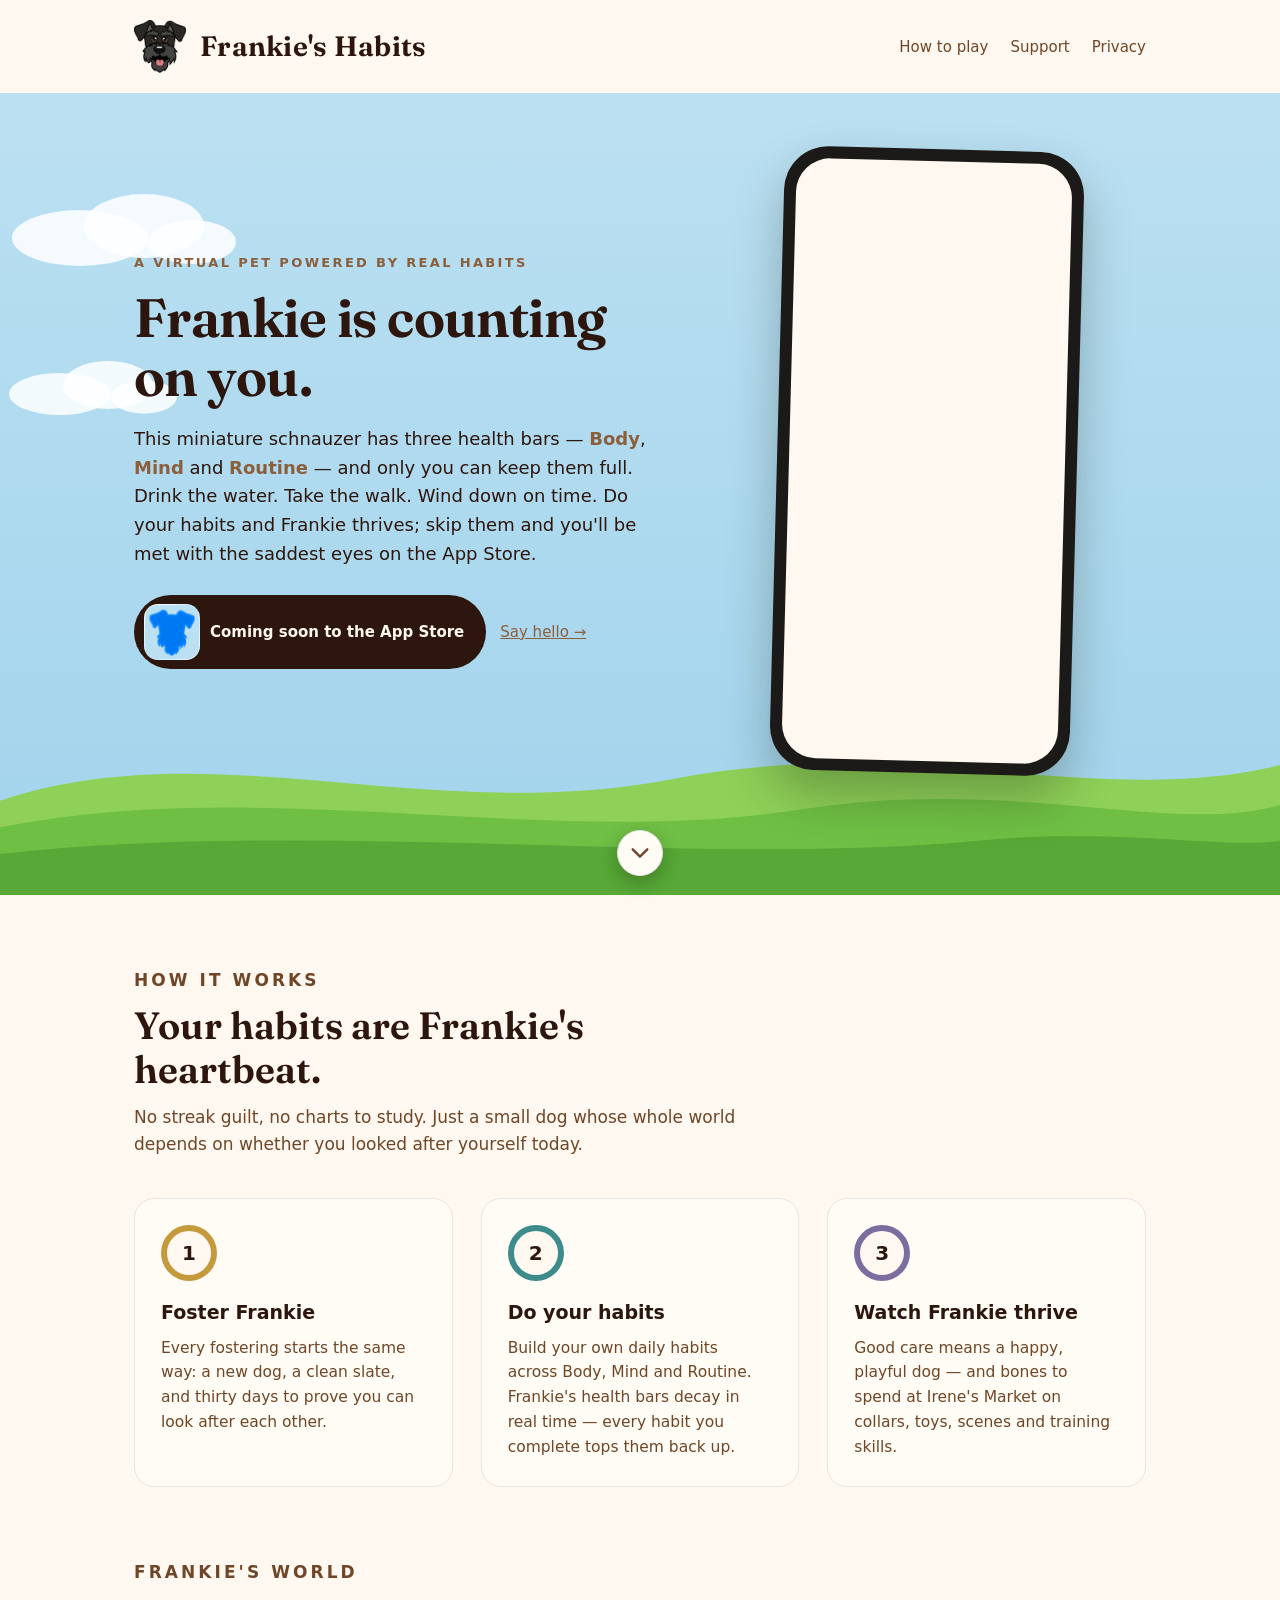
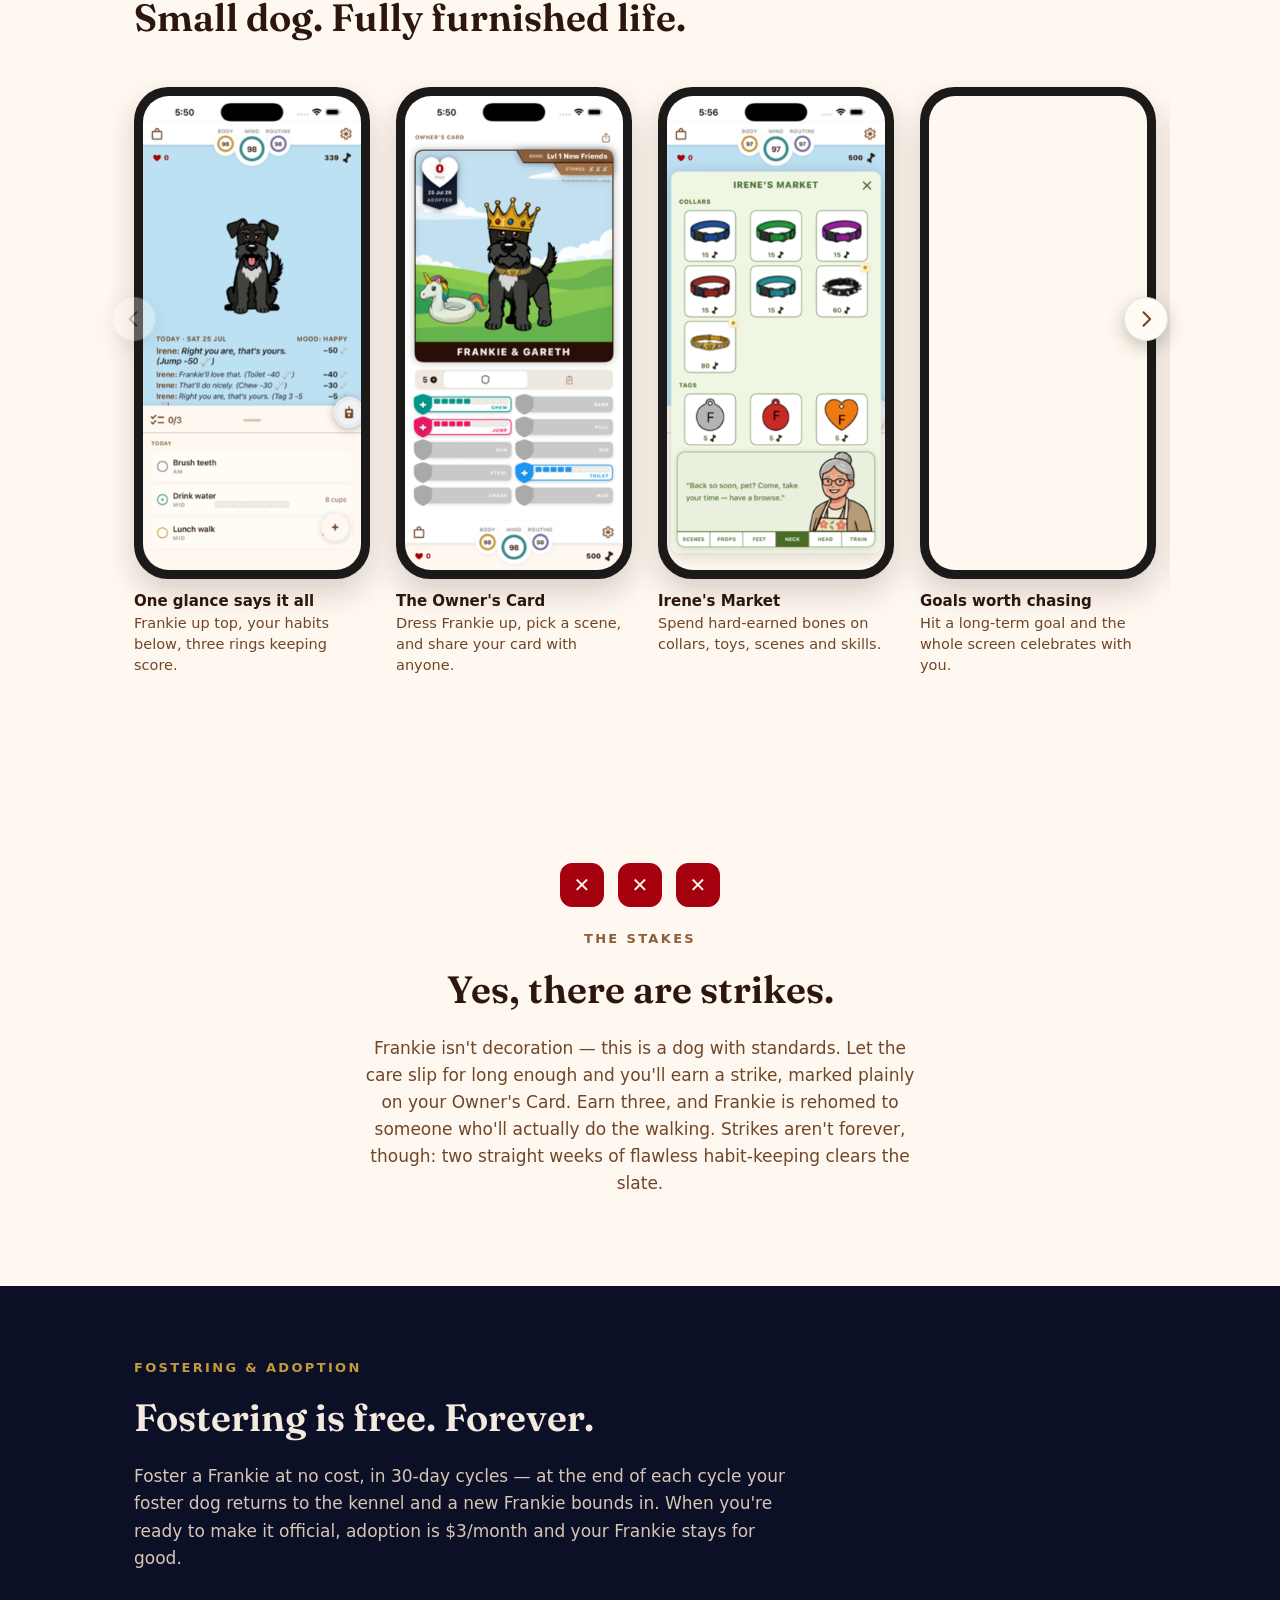
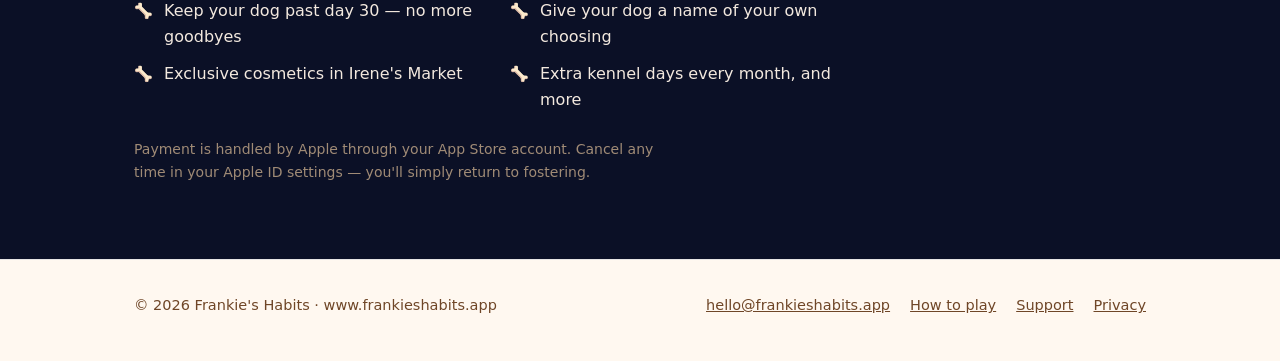
<file: index.html>
<!DOCTYPE html>
<html lang="en">
<head>
<meta charset="utf-8">
<meta name="viewport" content="width=device-width, initial-scale=1">
<title>Frankie's Habits — Frankie is counting on you</title>
<meta name="description" content="Frankie is a virtual miniature schnauzer whose health runs on your real daily habits. Foster Frankie for free on iPhone — coming soon to the App Store.">
<meta property="og:title" content="Frankie's Habits">
<meta property="og:description" content="A virtual miniature schnauzer whose health runs on your real daily habits. Coming soon to the App Store.">
<meta property="og:image" content="https://www.frankieshabits.app/assets/02-ownerscard-crown-unicorn-hills.png">
<meta property="og:url" content="https://www.frankieshabits.app/">
<link rel="icon" type="image/png" href="assets/favicon.png">
<link rel="apple-touch-icon" href="assets/apple-touch-icon.png">
<link rel="preconnect" href="https://fonts.googleapis.com">
<link rel="preconnect" href="https://fonts.gstatic.com" crossorigin>
<link href="https://fonts.googleapis.com/css2?family=Fraunces:opsz,wght@9..144,400..700&display=swap" rel="stylesheet">
<link rel="stylesheet" href="style.css?v=12">
</head>
<body>

<header class="site-header">
  <div class="wrap">
    <a class="wordmark" href="index.html">
      <img src="assets/frankie-head.png" alt="" width="52" height="53">
      <span>Frankie's Habits</span>
    </a>
    <nav class="site-nav" aria-label="Site">
      <a href="guide.html">How to play</a>
      <a href="support.html">Support</a>
      <a href="privacy.html">Privacy</a>
    </nav>
  </div>
</header>

<main>
  <section class="hero" aria-label="Introduction">
    <div class="clouds" aria-hidden="true">
      <svg class="cloud" style="top:12%; width:240px;" viewBox="0 0 120 40"><ellipse cx="40" cy="26" rx="34" ry="14"/><ellipse cx="72" cy="20" rx="30" ry="16"/><ellipse cx="96" cy="28" rx="22" ry="11"/></svg>
      <svg class="cloud c2" style="top:34%; width:180px;" viewBox="0 0 120 40"><ellipse cx="40" cy="26" rx="34" ry="14"/><ellipse cx="72" cy="20" rx="30" ry="16"/><ellipse cx="96" cy="28" rx="22" ry="11"/></svg>
    </div>

    <div class="wrap">
      <div class="hero-copy">
        <p class="eyebrow">A virtual pet powered by real habits</p>
        <h1>Frankie is counting on you.</h1>
        <p class="lede">This miniature schnauzer has three health bars — <strong>Body</strong>, <strong>Mind</strong> and <strong>Routine</strong> — and only you can keep them full. Drink the water. Take the walk. Wind down on time. Do your habits and Frankie thrives; skip them and you'll be met with the saddest eyes on the App Store.</p>
        <div class="cta-row">
          <span class="pill"><img class="pill-icon" src="assets/app-icon.png" alt="" width="56" height="56">Coming soon to the App&nbsp;Store</span>
          <a class="quiet" href="mailto:hello@frankieshabits.app">Say hello →</a>
        </div>
      </div>
      <div class="phone">
        <video src="assets/v1-frankie-licks-the-screen.mp4" autoplay muted loop playsinline preload="metadata" aria-label="Frankie the schnauzer licking the phone screen"></video>
      </div>
    </div>

    <a class="scroll-cue" href="#how-title" aria-label="Scroll down to see how it works">
      <svg viewBox="0 0 24 24" width="22" height="22" aria-hidden="true"><path d="M4 8l8 8 8-8" fill="none" stroke="currentColor" stroke-width="2.5" stroke-linecap="round" stroke-linejoin="round"/></svg>
    </a>

    <svg class="hills" viewBox="0 0 1440 190" preserveAspectRatio="none" aria-hidden="true">
      <path class="h1" d="M0,120 C240,40 480,150 760,95 C1020,45 1240,130 1440,80 L1440,190 L0,190 Z"/>
      <path class="h2" d="M0,150 C300,90 620,175 900,130 C1140,92 1320,160 1440,125 L1440,190 L0,190 Z"/>
      <path class="h3" d="M0,180 C360,140 780,195 1100,165 C1260,150 1380,175 1440,165 L1440,190 L0,190 Z"/>
    </svg>
  </section>
  <div class="grass-band" aria-hidden="true"></div>

  <section class="section" aria-labelledby="how-title">
    <div class="wrap">
      <div class="section-head">
        <p class="eyebrow">How it works</p>
        <h2 id="how-title">Your habits are Frankie's heartbeat.</h2>
        <p>No streak guilt, no charts to study. Just a small dog whose whole world depends on whether you looked after yourself today.</p>
      </div>
      <ol class="steps">
        <li class="step">
          <span class="ring" aria-hidden="true">1</span>
          <h3>Foster Frankie</h3>
          <p>Every fostering starts the same way: a new dog, a clean slate, and thirty days to prove you can look after each other.</p>
        </li>
        <li class="step">
          <span class="ring" aria-hidden="true">2</span>
          <h3>Do your habits</h3>
          <p>Build your own daily habits across Body, Mind and Routine. Frankie's health bars decay in real time — every habit you complete tops them back up.</p>
        </li>
        <li class="step">
          <span class="ring" aria-hidden="true">3</span>
          <h3>Watch Frankie thrive</h3>
          <p>Good care means a happy, playful dog — and bones to spend at Irene's Market on collars, toys, scenes and training skills.</p>
        </li>
      </ol>
    </div>
  </section>

  <section class="section" aria-labelledby="world-title" style="padding-top:0;">
    <div class="wrap">
      <div class="section-head">
        <p class="eyebrow">Frankie's world</p>
        <h2 id="world-title">Small dog. Fully furnished life.</h2>
      </div>
    </div>
    <div class="shelf-zone">
      <button class="shelf-btn prev" type="button" aria-label="Previous screenshots" disabled>
        <svg viewBox="0 0 24 24" width="20" height="20" aria-hidden="true"><path d="M15 4l-8 8 8 8" fill="none" stroke="currentColor" stroke-width="2.5" stroke-linecap="round" stroke-linejoin="round"/></svg>
      </button>
      <button class="shelf-btn next" type="button" aria-label="More screenshots">
        <svg viewBox="0 0 24 24" width="20" height="20" aria-hidden="true"><path d="M9 4l8 8-8 8" fill="none" stroke="currentColor" stroke-width="2.5" stroke-linecap="round" stroke-linejoin="round"/></svg>
      </button>
      <div class="shelf" tabindex="0" aria-label="App screenshots, scroll sideways">
      <figure class="shot">
        <div class="phone"><img src="assets/01-home-crown-grasshills.png" alt="Frankie's home screen with Body, Mind and Routine health rings and today's habit list" loading="lazy"></div>
        <figcaption><strong>One glance says it all</strong>Frankie up top, your habits below, three rings keeping score.</figcaption>
      </figure>
      <figure class="shot">
        <div class="phone"><img src="assets/02-ownerscard-crown-unicorn-hills.png" alt="Owner's Card showing Frankie wearing a crown next to a unicorn pool float on grassy hills" loading="lazy"></div>
        <figcaption><strong>The Owner's Card</strong>Dress Frankie up, pick a scene, and share your card with anyone.</figcaption>
      </figure>
      <figure class="shot">
        <div class="phone"><img src="assets/07-market-collars.png" alt="Irene's Market showing a grid of collars for sale" loading="lazy"></div>
        <figcaption><strong>Irene's Market</strong>Spend hard-earned bones on collars, toys, scenes and skills.</figcaption>
      </figure>
      <figure class="shot">
        <div class="phone"><video src="assets/v5-goal-achieved-confetti.mp4" autoplay muted loop playsinline preload="metadata" aria-label="Confetti celebration when a goal is achieved"></video></div>
        <figcaption><strong>Goals worth chasing</strong>Hit a long-term goal and the whole screen celebrates with you.</figcaption>
      </figure>
      <figure class="shot">
        <div class="phone"><img src="assets/12-habit-panel-expanded.png" alt="Expanded habit panel with morning, midday and night habits" loading="lazy"></div>
        <figcaption><strong>Habits that fit your day</strong>Morning, midday, night — with progress sliders for the countable stuff.</figcaption>
      </figure>
      <figure class="shot">
        <div class="phone"><img src="assets/14-doggy-talkie.png" alt="The Doggy Talkie feed showing messages from Frankie, Bill and Irene" loading="lazy"></div>
        <figcaption><strong>The Doggy Talkie</strong>Every walk, bath and biscuit remembered — with commentary from Frankie, Bill the vet and Irene.</figcaption>
      </figure>
      <figure class="shot">
        <div class="phone"><img src="assets/15-weekly-checkin.png" alt="Weekly check-in summary screen" loading="lazy"></div>
        <figcaption><strong>The weekly check-in</strong>A gentle Sunday look at how the two of you are doing.</figcaption>
      </figure>
      <figure class="shot">
        <div class="phone"><img src="assets/05-ownerscard-forest-trex-viking.png" alt="Owner's Card with Frankie in a viking helmet in a forest scene with an inflatable T-rex" loading="lazy"></div>
        <figcaption><strong>Yes, that's a viking helmet</strong>The wardrobe gets weird in the best way.</figcaption>
      </figure>
      </div>
    </div>
  </section>

  <section class="strikes" aria-labelledby="strikes-title">
    <div class="wrap">
      <div class="strike-row" aria-hidden="true">
        <span class="strike-x">✕</span><span class="strike-x">✕</span><span class="strike-x">✕</span>
      </div>
      <p class="eyebrow">The stakes</p>
      <h2 id="strikes-title">Yes, there are strikes.</h2>
      <p>Frankie isn't decoration — this is a dog with standards. Let the care slip for long enough and you'll earn a strike, marked plainly on your Owner's Card. Earn three, and Frankie is rehomed to someone who'll actually do the walking. Strikes aren't forever, though: two straight weeks of flawless habit-keeping clears the slate.</p>
    </div>
  </section>

  <section class="adopt" aria-labelledby="adopt-title">
    <div class="wrap">
      <p class="eyebrow">Fostering &amp; adoption</p>
      <h2 id="adopt-title">Fostering is free. Forever.</h2>
      <p class="lede">Foster a Frankie at no cost, in 30-day cycles — at the end of each cycle your foster dog returns to the kennel and a new Frankie bounds in. When you're ready to make it official, adoption is $3/month and your Frankie stays for good.</p>
      <ul>
        <li>Keep your dog past day 30 — no more goodbyes</li>
        <li>Give your dog a name of your own choosing</li>
        <li>Exclusive cosmetics in Irene's Market</li>
        <li>Extra kennel days every month, and more</li>
      </ul>
      <p class="fine">Payment is handled by Apple through your App&nbsp;Store account. Cancel any time in your Apple&nbsp;ID settings — you'll simply return to fostering.</p>
    </div>
  </section>
</main>

<footer class="site-footer">
  <div class="wrap">
    <span>© 2026 Frankie's Habits · www.frankieshabits.app</span>
    <nav aria-label="Footer">
      <a href="mailto:hello@frankieshabits.app">hello@frankieshabits.app</a>
      <a href="guide.html">How to play</a>
      <a href="support.html">Support</a>
      <a href="privacy.html">Privacy</a>
    </nav>
  </div>
</footer>

<script>
  var shelf = document.querySelector('.shelf');
  var prev = document.querySelector('.shelf-btn.prev');
  var next = document.querySelector('.shelf-btn.next');
  var instant = matchMedia('(prefers-reduced-motion: reduce)').matches;
  function page(dir) {
    shelf.scrollBy({ left: dir * shelf.clientWidth * 0.8, behavior: instant ? 'auto' : 'smooth' });
  }
  prev.addEventListener('click', function () { page(-1); });
  next.addEventListener('click', function () { page(1); });
  function syncBtns() {
    prev.disabled = shelf.scrollLeft < 10;
    next.disabled = shelf.scrollLeft > shelf.scrollWidth - shelf.clientWidth - 10;
  }
  shelf.addEventListener('scroll', syncBtns, { passive: true });
  syncBtns();

  var cue = document.querySelector('.scroll-cue');
  addEventListener('scroll', function () {
    cue.classList.toggle('gone', scrollY > 120);
  }, { passive: true });
  if (matchMedia('(prefers-reduced-motion: reduce)').matches) {
    document.querySelectorAll('video').forEach(function (v) {
      v.removeAttribute('autoplay'); v.pause(); v.setAttribute('controls', '');
    });
  }
</script>
</body>
</html>
</file>
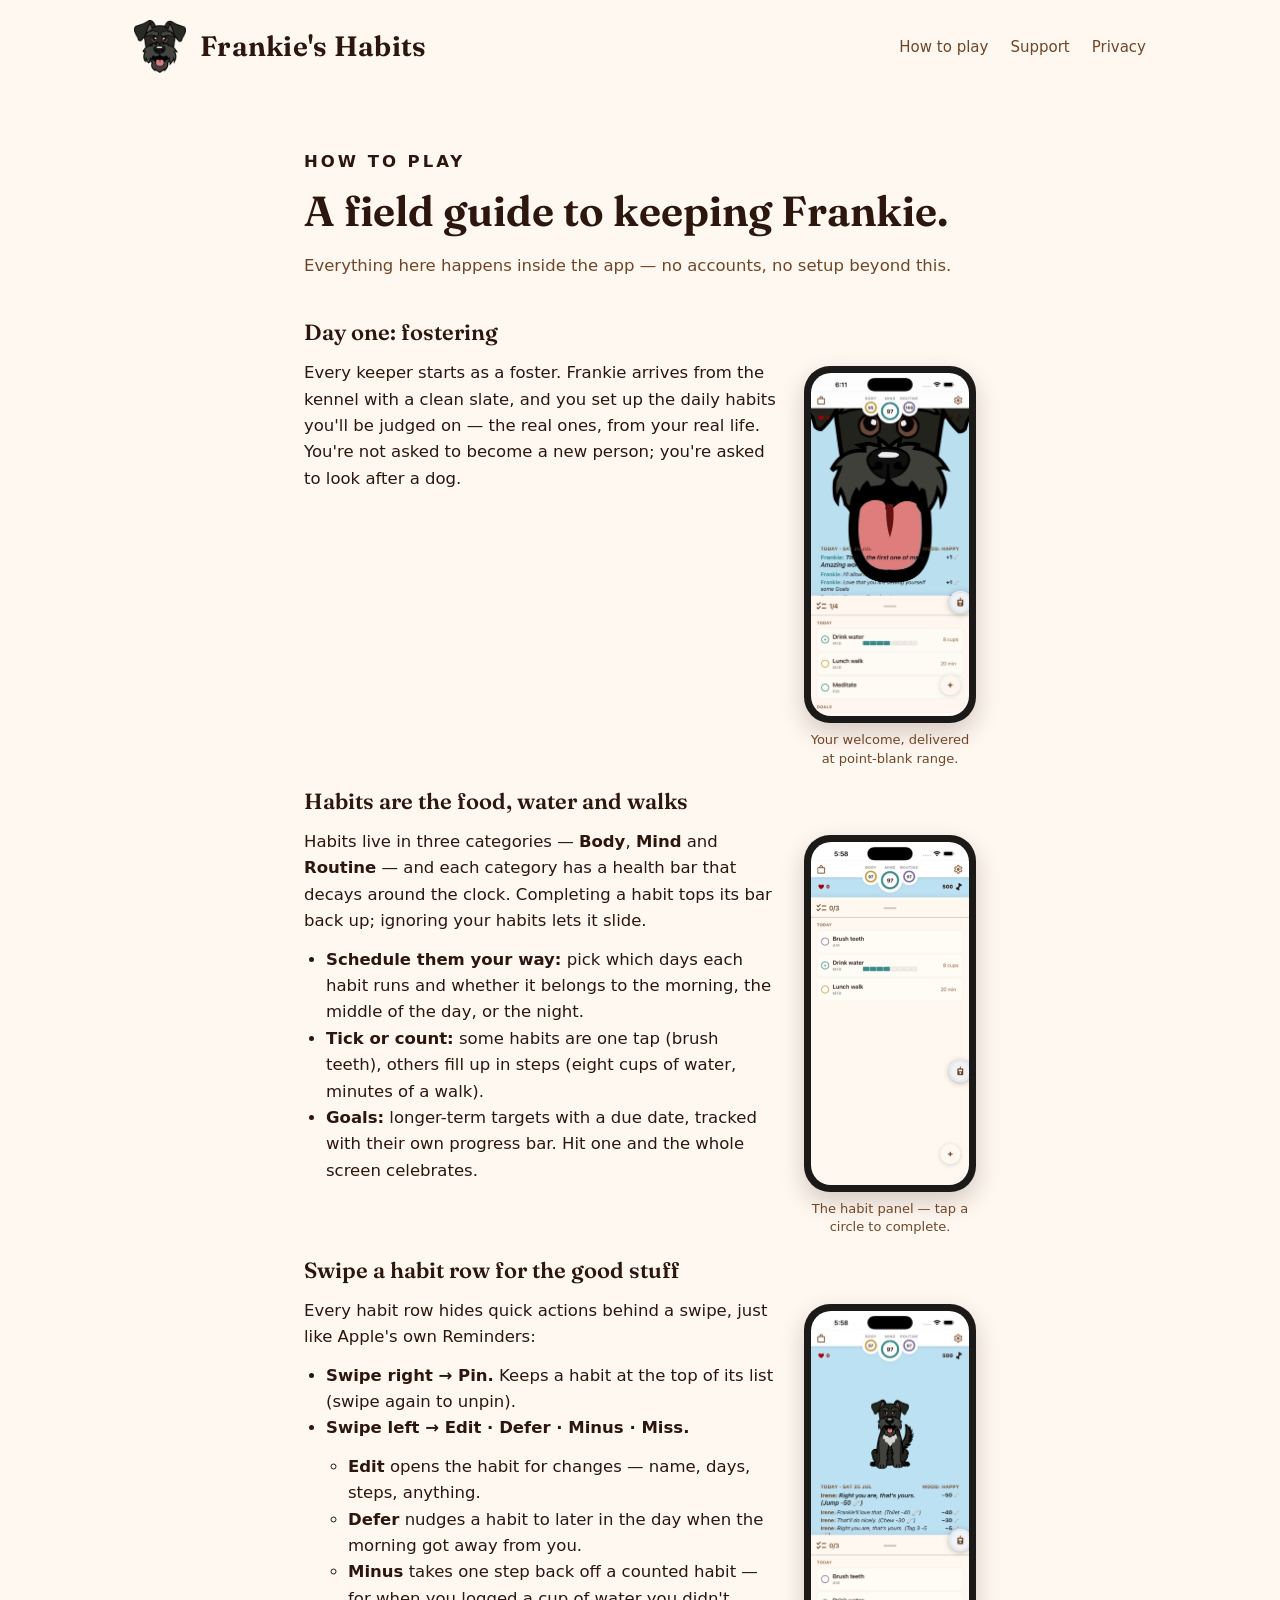
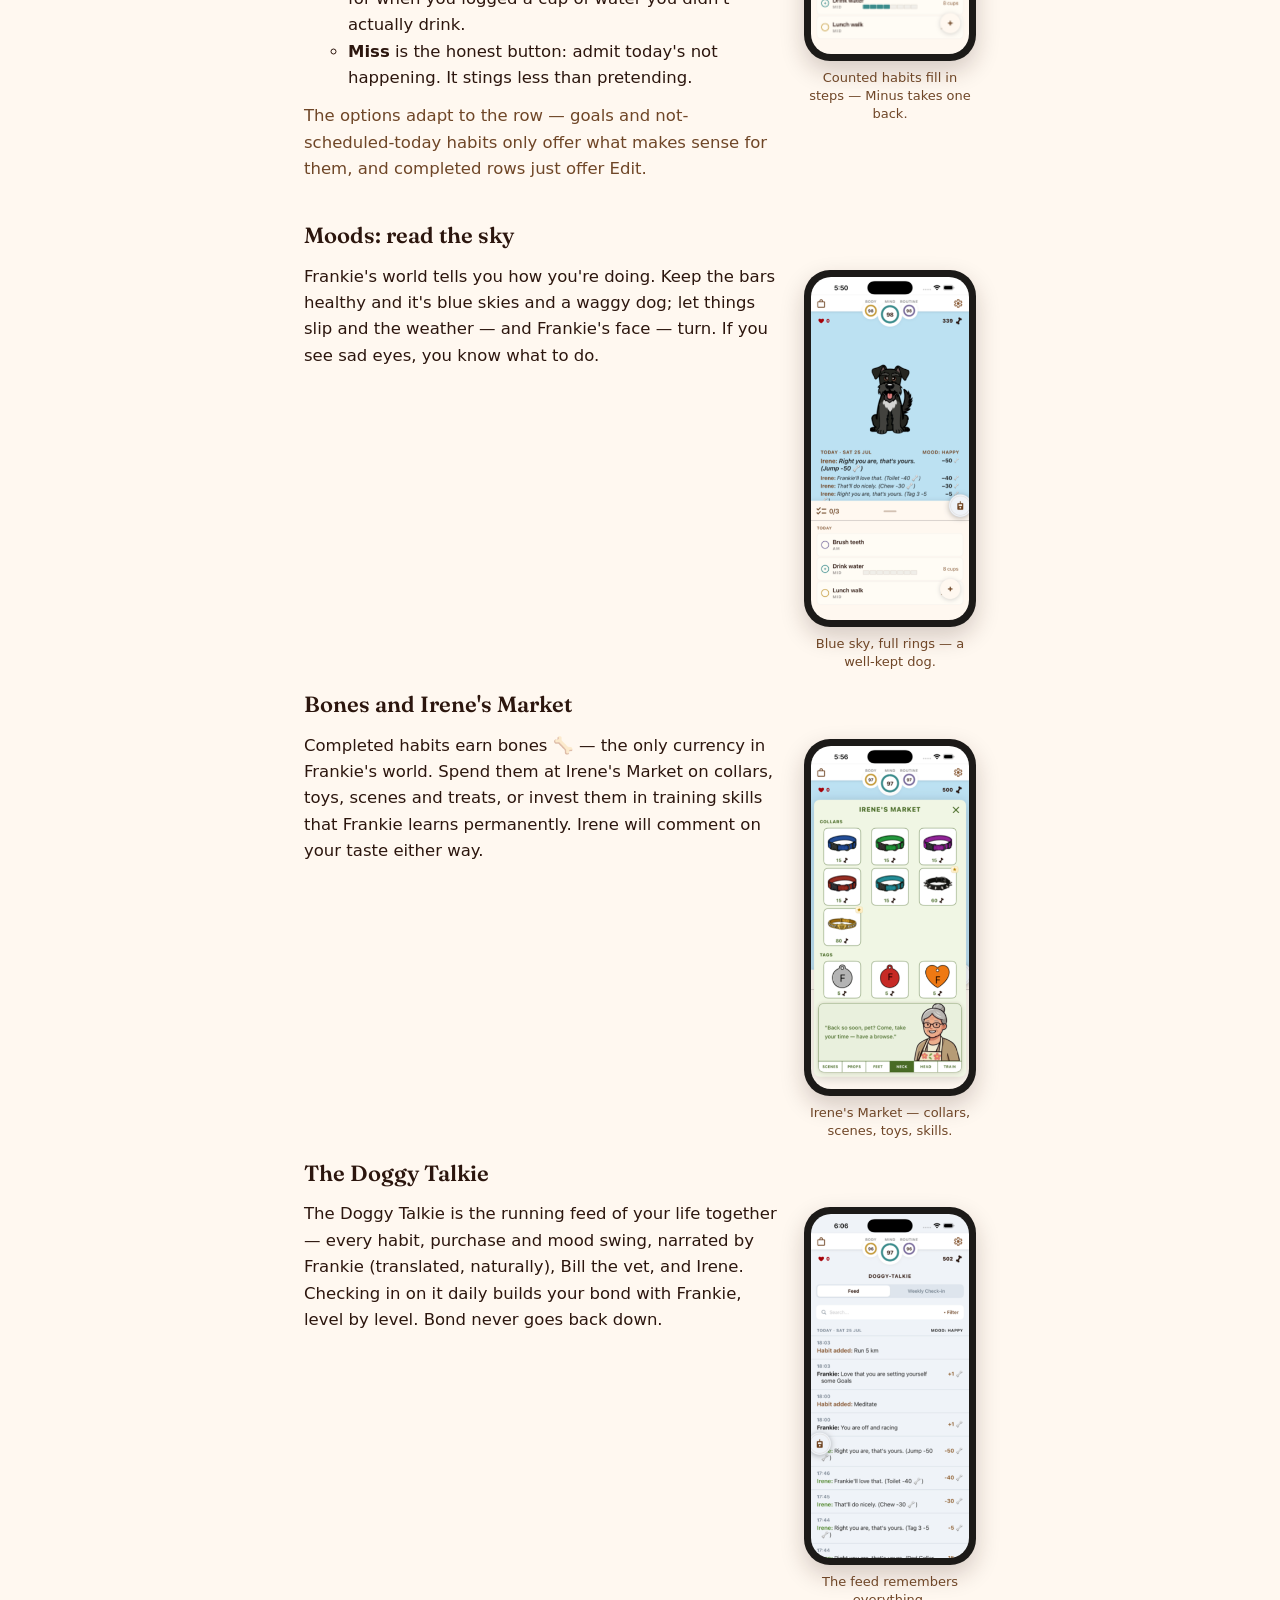
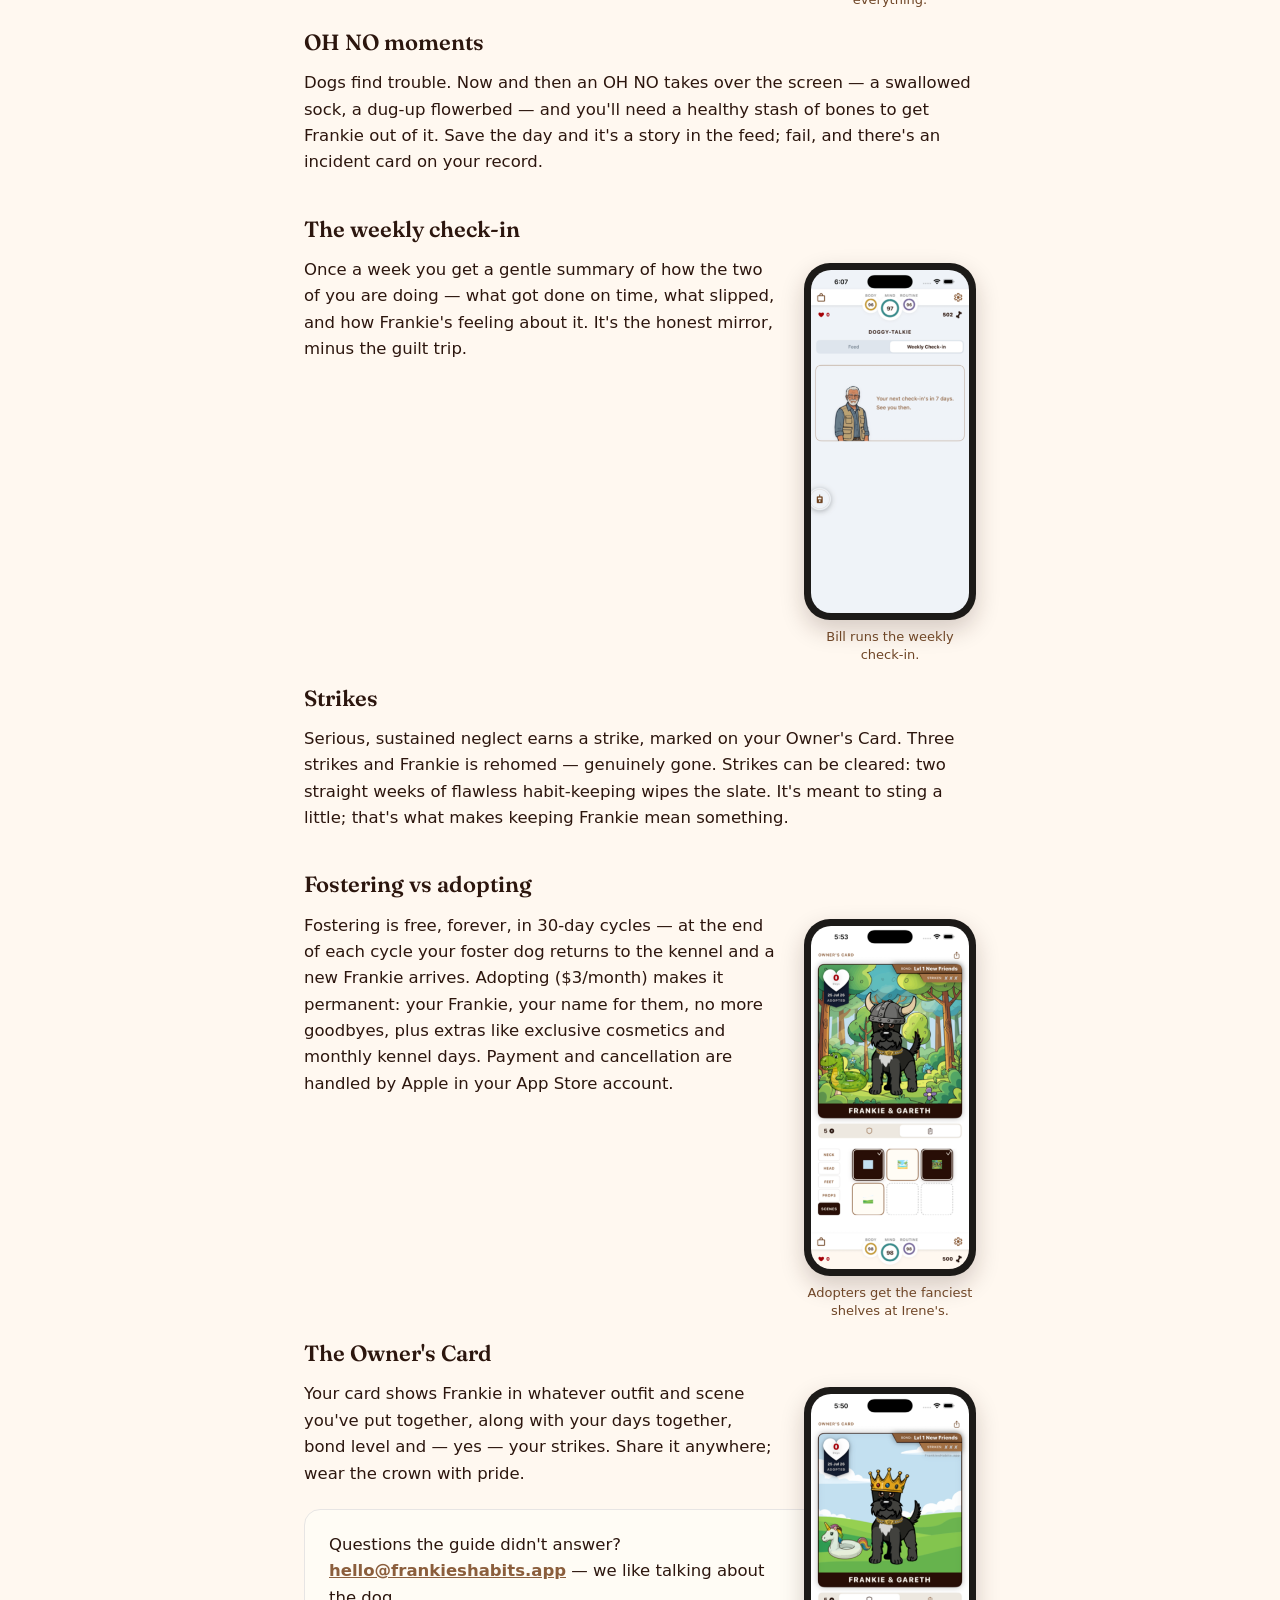
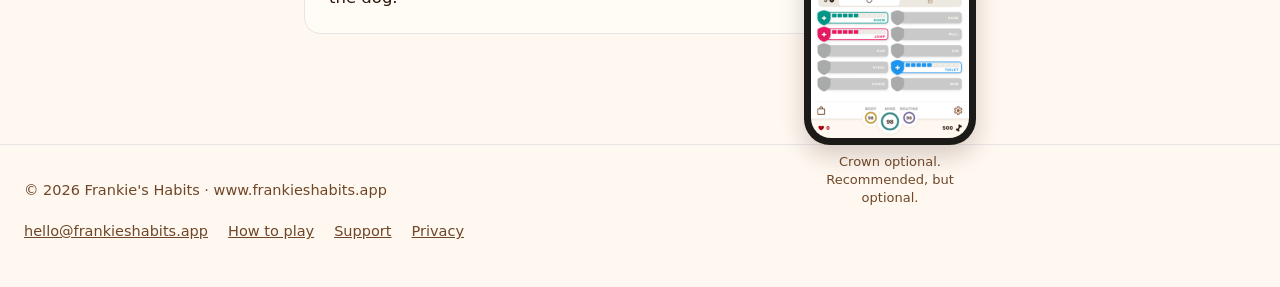
<file: guide.html>
<!DOCTYPE html>
<html lang="en">
<head>
<meta charset="utf-8">
<meta name="viewport" content="width=device-width, initial-scale=1">
<title>How to play — Frankie's Habits</title>
<meta name="description" content="How Frankie's Habits works: foster a dog, build real daily habits, keep the care bars full, earn bones, and avoid strikes.">
<link rel="icon" type="image/png" href="assets/favicon.png">
<link rel="apple-touch-icon" href="assets/apple-touch-icon.png">
<link rel="preconnect" href="https://fonts.googleapis.com">
<link rel="preconnect" href="https://fonts.gstatic.com" crossorigin>
<link href="https://fonts.googleapis.com/css2?family=Fraunces:opsz,wght@9..144,400..700&display=swap" rel="stylesheet">
<link rel="stylesheet" href="style.css?v=12">
</head>
<body>

<header class="site-header">
  <div class="wrap">
    <a class="wordmark" href="index.html">
      <img src="assets/frankie-head.png" alt="" width="52" height="53">
      <span>Frankie's Habits</span>
    </a>
    <nav class="site-nav" aria-label="Site">
      <a href="guide.html" aria-current="page">How to play</a>
      <a href="support.html">Support</a>
      <a href="privacy.html">Privacy</a>
    </nav>
  </div>
</header>

<main class="page">
  <p class="eyebrow">How to play</p>
  <h1>A field guide to keeping Frankie.</h1>
  <p class="muted">Everything here happens inside the app — no accounts, no setup beyond this.</p>

  <h2>Day one: fostering</h2>
  <figure class="guide-fig">
    <div class="phone"><img src="assets/18-frankie-lick-closeup.png" alt="Close-up of Frankie licking the screen in greeting" loading="lazy"></div>
    <figcaption>Your welcome, delivered at point-blank range.</figcaption>
  </figure>
  <p>Every keeper starts as a foster. Frankie arrives from the kennel with a clean slate, and you set up the daily habits you'll be judged on — the real ones, from your real life. You're not asked to become a new person; you're asked to look after a dog.</p>

  <h2>Habits are the food, water and walks</h2>
  <figure class="guide-fig">
    <div class="phone"><img src="assets/12-habit-panel-expanded.png" alt="The habit panel expanded, showing morning, midday and night habits" loading="lazy"></div>
    <figcaption>The habit panel — tap a circle to complete.</figcaption>
  </figure>
  <p>Habits live in three categories — <strong>Body</strong>, <strong>Mind</strong> and <strong>Routine</strong> — and each category has a health bar that decays around the clock. Completing a habit tops its bar back up; ignoring your habits lets it slide.</p>
  <ul>
    <li><strong>Schedule them your way:</strong> pick which days each habit runs and whether it belongs to the morning, the middle of the day, or the night.</li>
    <li><strong>Tick or count:</strong> some habits are one tap (brush teeth), others fill up in steps (eight cups of water, minutes of a walk).</li>
    <li><strong>Goals:</strong> longer-term targets with a due date, tracked with their own progress bar. Hit one and the whole screen celebrates.</li>
  </ul>

  <h2>Swipe a habit row for the good stuff</h2>
  <figure class="guide-fig">
    <div class="phone"><img src="assets/11-home-habits-water-progress.png" alt="Habit rows on the home screen, including a drink-water habit with a segmented progress bar" loading="lazy"></div>
    <figcaption>Counted habits fill in steps — Minus takes one back.</figcaption>
  </figure>
  <p>Every habit row hides quick actions behind a swipe, just like Apple's own Reminders:</p>
  <ul>
    <li><strong>Swipe right → Pin.</strong> Keeps a habit at the top of its list (swipe again to unpin).</li>
    <li><strong>Swipe left → Edit · Defer · Minus · Miss.</strong>
      <ul>
        <li><strong>Edit</strong> opens the habit for changes — name, days, steps, anything.</li>
        <li><strong>Defer</strong> nudges a habit to later in the day when the morning got away from you.</li>
        <li><strong>Minus</strong> takes one step back off a counted habit — for when you logged a cup of water you didn't actually drink.</li>
        <li><strong>Miss</strong> is the honest button: admit today's not happening. It stings less than pretending.</li>
      </ul>
    </li>
  </ul>
  <p class="muted">The options adapt to the row — goals and not-scheduled-today habits only offer what makes sense for them, and completed rows just offer Edit.</p>

  <h2>Moods: read the sky</h2>
  <figure class="guide-fig">
    <div class="phone"><img src="assets/01-home-crown-grasshills.png" alt="Home screen with a happy Frankie under a blue sky, health rings at 98" loading="lazy"></div>
    <figcaption>Blue sky, full rings — a well-kept dog.</figcaption>
  </figure>
  <p>Frankie's world tells you how you're doing. Keep the bars healthy and it's blue skies and a waggy dog; let things slip and the weather — and Frankie's face — turn. If you see sad eyes, you know what to do.</p>

  <h2>Bones and Irene's Market</h2>
  <figure class="guide-fig">
    <div class="phone"><img src="assets/07-market-collars.png" alt="Irene's Market showing a grid of collars for sale" loading="lazy"></div>
    <figcaption>Irene's Market — collars, scenes, toys, skills.</figcaption>
  </figure>
  <p>Completed habits earn bones 🦴 — the only currency in Frankie's world. Spend them at Irene's Market on collars, toys, scenes and treats, or invest them in training skills that Frankie learns permanently. Irene will comment on your taste either way.</p>

  <h2>The Doggy Talkie</h2>
  <figure class="guide-fig">
    <div class="phone"><img src="assets/14-doggy-talkie.png" alt="The Doggy Talkie feed with entries from Frankie and Irene" loading="lazy"></div>
    <figcaption>The feed remembers everything.</figcaption>
  </figure>
  <p>The Doggy Talkie is the running feed of your life together — every habit, purchase and mood swing, narrated by Frankie (translated, naturally), Bill the vet, and Irene. Checking in on it daily builds your bond with Frankie, level by level. Bond never goes back down.</p>

  <h2>OH NO moments</h2>
  <p>Dogs find trouble. Now and then an OH NO takes over the screen — a swallowed sock, a dug-up flowerbed — and you'll need a healthy stash of bones to get Frankie out of it. Save the day and it's a story in the feed; fail, and there's an incident card on your record.</p>

  <h2>The weekly check-in</h2>
  <figure class="guide-fig">
    <div class="phone"><img src="assets/15-weekly-checkin.png" alt="Weekly check-in tab with Bill the vet" loading="lazy"></div>
    <figcaption>Bill runs the weekly check-in.</figcaption>
  </figure>
  <p>Once a week you get a gentle summary of how the two of you are doing — what got done on time, what slipped, and how Frankie's feeling about it. It's the honest mirror, minus the guilt trip.</p>

  <h2>Strikes</h2>
  <p>Serious, sustained neglect earns a strike, marked on your Owner's Card. Three strikes and Frankie is rehomed — genuinely gone. Strikes can be cleared: two straight weeks of flawless habit-keeping wipes the slate. It's meant to sting a little; that's what makes keeping Frankie mean something.</p>

  <h2>Fostering vs adopting</h2>
  <figure class="guide-fig">
    <div class="phone"><img src="assets/05-ownerscard-forest-trex-viking.png" alt="Owner's Card with Frankie in a viking helmet in a forest scene beside an inflatable T-rex" loading="lazy"></div>
    <figcaption>Adopters get the fanciest shelves at Irene's.</figcaption>
  </figure>
  <p>Fostering is free, forever, in 30-day cycles — at the end of each cycle your foster dog returns to the kennel and a new Frankie arrives. Adopting ($3/month) makes it permanent: your Frankie, your name for them, no more goodbyes, plus extras like exclusive cosmetics and monthly kennel days. Payment and cancellation are handled by Apple in your App&nbsp;Store account.</p>

  <h2>The Owner's Card</h2>
  <figure class="guide-fig">
    <div class="phone"><img src="assets/02-ownerscard-crown-unicorn-hills.png" alt="Owner's Card with Frankie in a crown beside a unicorn pool float" loading="lazy"></div>
    <figcaption>Crown optional. Recommended, but optional.</figcaption>
  </figure>
  <p>Your card shows Frankie in whatever outfit and scene you've put together, along with your days together, bond level and — yes — your strikes. Share it anywhere; wear the crown with pride.</p>

  <div class="card">
    <p>Questions the guide didn't answer? <a href="mailto:hello@frankieshabits.app">hello@frankieshabits.app</a> — we like talking about the dog.</p>
  </div>
</main>

<footer class="site-footer">
  <div class="wrap">
    <span>© 2026 Frankie's Habits · www.frankieshabits.app</span>
    <nav aria-label="Footer">
      <a href="mailto:hello@frankieshabits.app">hello@frankieshabits.app</a>
      <a href="guide.html">How to play</a>
      <a href="support.html">Support</a>
      <a href="privacy.html">Privacy</a>
    </nav>
  </div>
</footer>
</body>
</html>
</file>
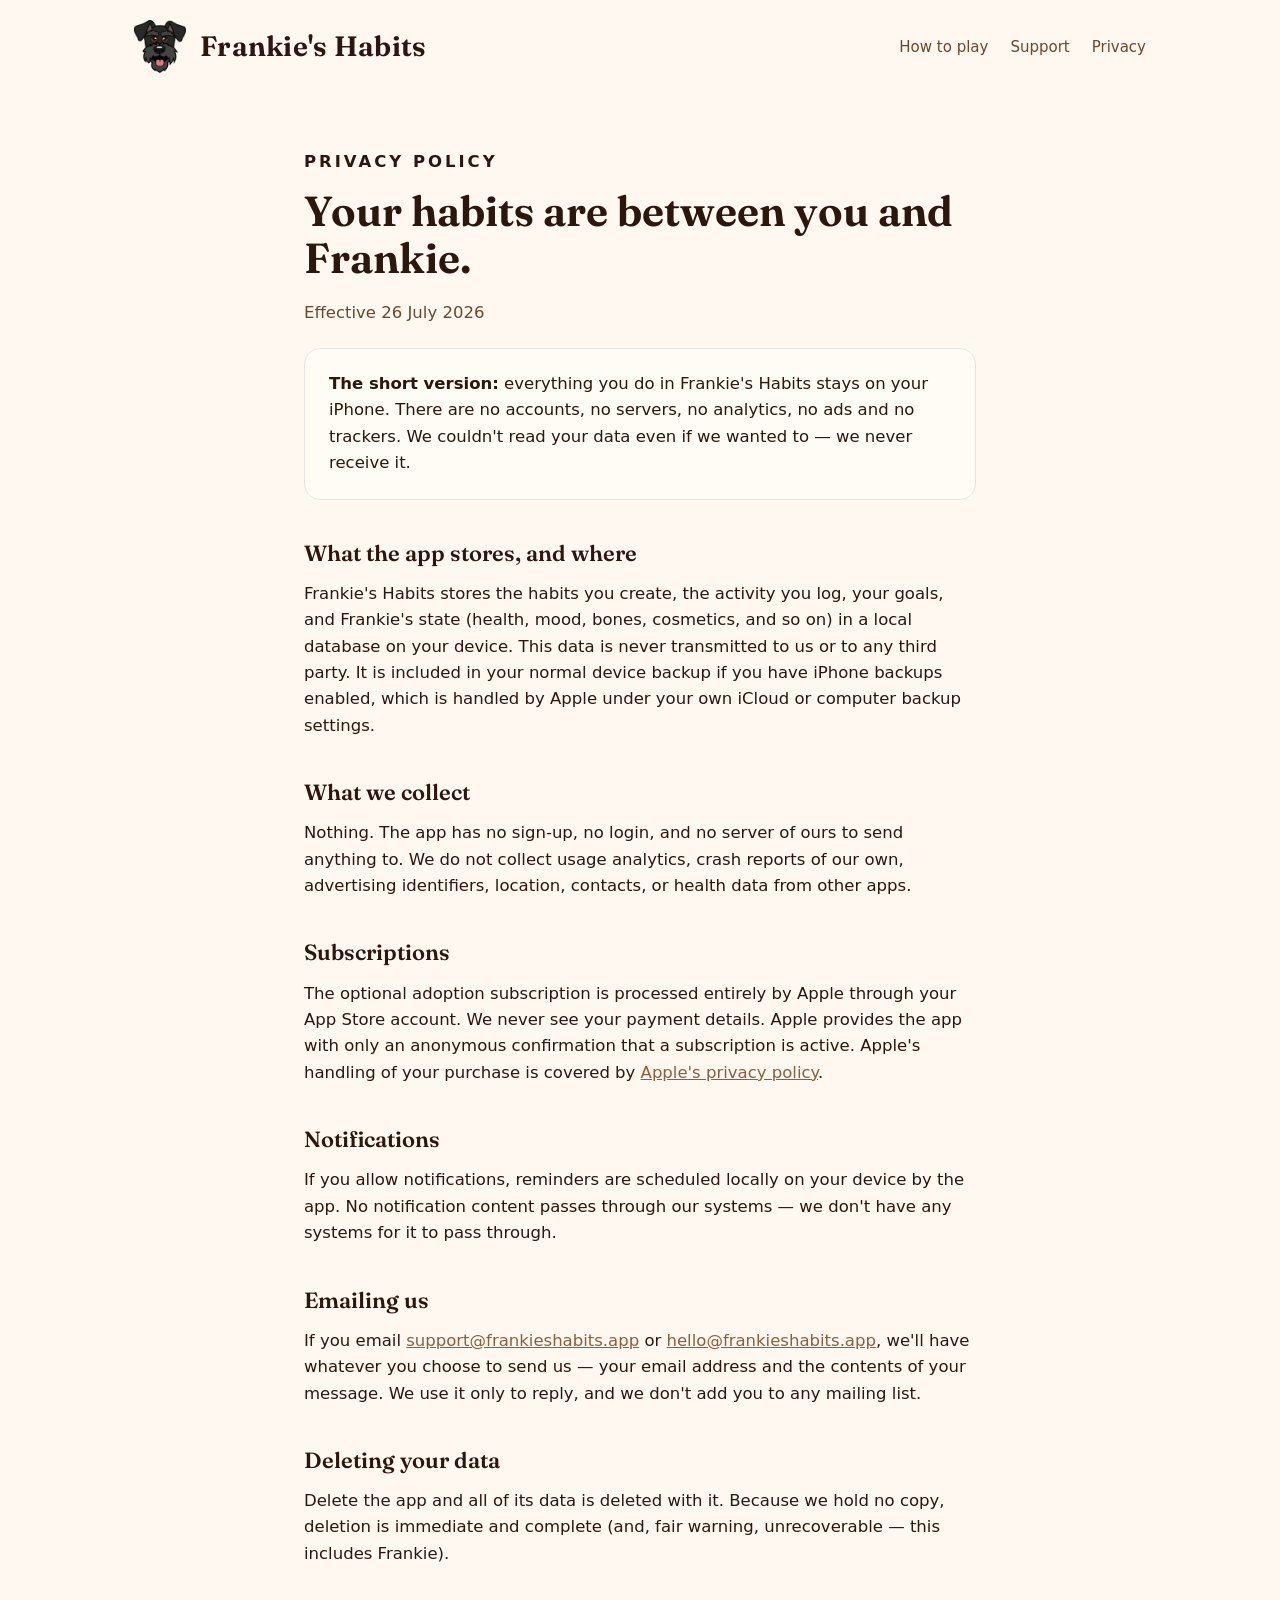
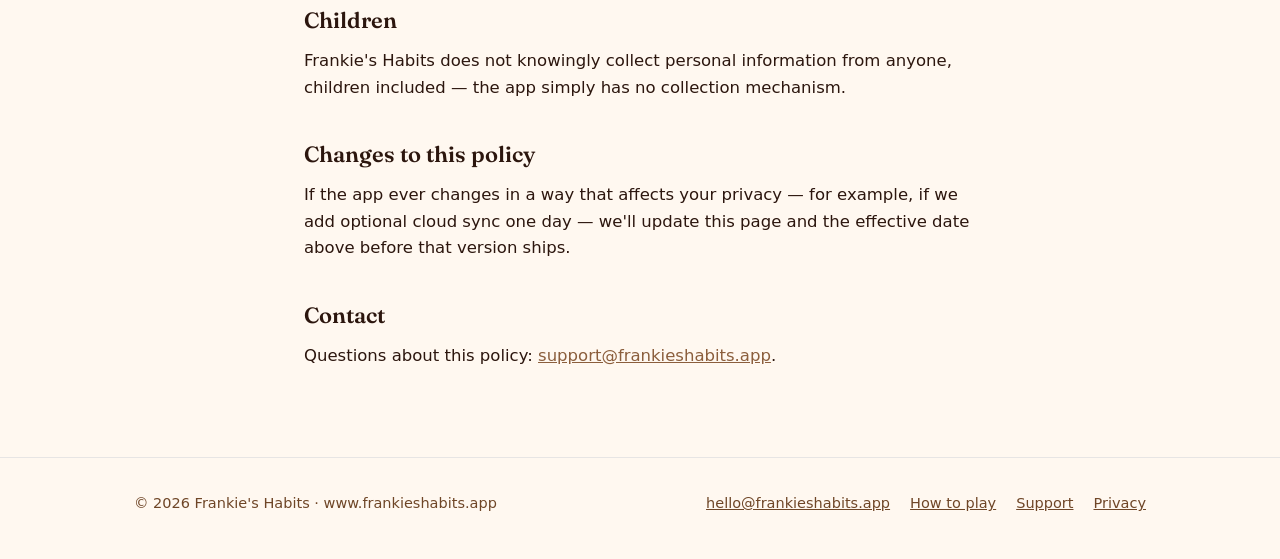
<file: privacy.html>
<!DOCTYPE html>
<html lang="en">
<head>
<meta charset="utf-8">
<meta name="viewport" content="width=device-width, initial-scale=1">
<title>Privacy Policy — Frankie's Habits</title>
<meta name="description" content="Frankie's Habits privacy policy: all data stays on your device. No accounts, no servers, no tracking.">
<link rel="icon" type="image/png" href="assets/favicon.png">
<link rel="apple-touch-icon" href="assets/apple-touch-icon.png">
<link rel="preconnect" href="https://fonts.googleapis.com">
<link rel="preconnect" href="https://fonts.gstatic.com" crossorigin>
<link href="https://fonts.googleapis.com/css2?family=Fraunces:opsz,wght@9..144,400..700&display=swap" rel="stylesheet">
<link rel="stylesheet" href="style.css?v=12">
</head>
<body>

<header class="site-header">
  <div class="wrap">
    <a class="wordmark" href="index.html">
      <img src="assets/frankie-head.png" alt="" width="52" height="53">
      <span>Frankie's Habits</span>
    </a>
    <nav class="site-nav" aria-label="Site">
      <a href="guide.html">How to play</a>
      <a href="support.html">Support</a>
      <a href="privacy.html" aria-current="page">Privacy</a>
    </nav>
  </div>
</header>

<main class="page">
  <p class="eyebrow">Privacy policy</p>
  <h1>Your habits are between you and Frankie.</h1>
  <p class="muted">Effective 26 July 2026</p>

  <div class="card">
    <p><strong>The short version:</strong> everything you do in Frankie's Habits stays on your iPhone. There are no accounts, no servers, no analytics, no ads and no trackers. We couldn't read your data even if we wanted to — we never receive it.</p>
  </div>

  <h2>What the app stores, and where</h2>
  <p>Frankie's Habits stores the habits you create, the activity you log, your goals, and Frankie's state (health, mood, bones, cosmetics, and so on) in a local database on your device. This data is never transmitted to us or to any third party. It is included in your normal device backup if you have iPhone backups enabled, which is handled by Apple under your own iCloud or computer backup settings.</p>

  <h2>What we collect</h2>
  <p>Nothing. The app has no sign-up, no login, and no server of ours to send anything to. We do not collect usage analytics, crash reports of our own, advertising identifiers, location, contacts, or health data from other apps.</p>

  <h2>Subscriptions</h2>
  <p>The optional adoption subscription is processed entirely by Apple through your App&nbsp;Store account. We never see your payment details. Apple provides the app with only an anonymous confirmation that a subscription is active. Apple's handling of your purchase is covered by <a href="https://www.apple.com/legal/privacy/" rel="noopener">Apple's privacy policy</a>.</p>

  <h2>Notifications</h2>
  <p>If you allow notifications, reminders are scheduled locally on your device by the app. No notification content passes through our systems — we don't have any systems for it to pass through.</p>

  <h2>Emailing us</h2>
  <p>If you email <a href="mailto:support@frankieshabits.app">support@frankieshabits.app</a> or <a href="mailto:hello@frankieshabits.app">hello@frankieshabits.app</a>, we'll have whatever you choose to send us — your email address and the contents of your message. We use it only to reply, and we don't add you to any mailing list.</p>

  <h2>Deleting your data</h2>
  <p>Delete the app and all of its data is deleted with it. Because we hold no copy, deletion is immediate and complete (and, fair warning, unrecoverable — this includes Frankie).</p>

  <h2>Children</h2>
  <p>Frankie's Habits does not knowingly collect personal information from anyone, children included — the app simply has no collection mechanism.</p>

  <h2>Changes to this policy</h2>
  <p>If the app ever changes in a way that affects your privacy — for example, if we add optional cloud sync one day — we'll update this page and the effective date above before that version ships.</p>

  <h2>Contact</h2>
  <p>Questions about this policy: <a href="mailto:support@frankieshabits.app">support@frankieshabits.app</a>.</p>
</main>

<footer class="site-footer">
  <div class="wrap">
    <span>© 2026 Frankie's Habits · www.frankieshabits.app</span>
    <nav aria-label="Footer">
      <a href="mailto:hello@frankieshabits.app">hello@frankieshabits.app</a>
      <a href="guide.html">How to play</a>
      <a href="support.html">Support</a>
      <a href="privacy.html">Privacy</a>
    </nav>
  </div>
</footer>
</body>
</html>
</file>
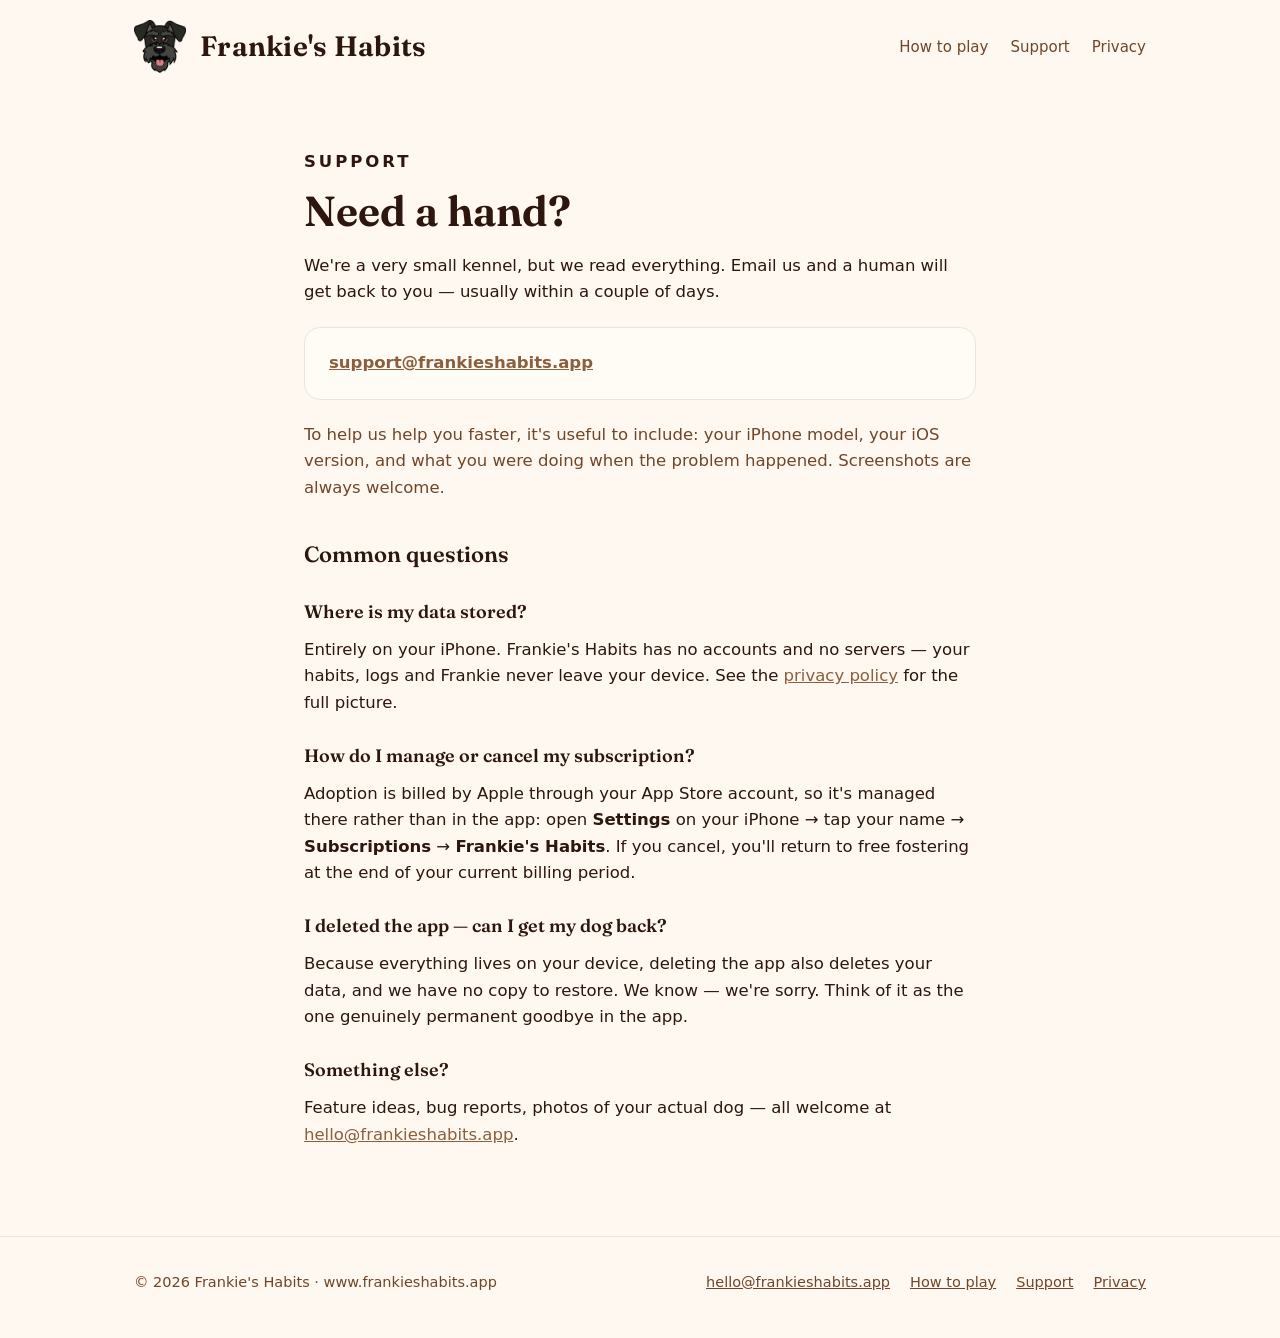
<file: support.html>
<!DOCTYPE html>
<html lang="en">
<head>
<meta charset="utf-8">
<meta name="viewport" content="width=device-width, initial-scale=1">
<title>Support — Frankie's Habits</title>
<meta name="description" content="Get help with Frankie's Habits — contact support, manage your subscription, and find answers to common questions.">
<link rel="icon" type="image/png" href="assets/favicon.png">
<link rel="apple-touch-icon" href="assets/apple-touch-icon.png">
<link rel="preconnect" href="https://fonts.googleapis.com">
<link rel="preconnect" href="https://fonts.gstatic.com" crossorigin>
<link href="https://fonts.googleapis.com/css2?family=Fraunces:opsz,wght@9..144,400..700&display=swap" rel="stylesheet">
<link rel="stylesheet" href="style.css?v=12">
</head>
<body>

<header class="site-header">
  <div class="wrap">
    <a class="wordmark" href="index.html">
      <img src="assets/frankie-head.png" alt="" width="52" height="53">
      <span>Frankie's Habits</span>
    </a>
    <nav class="site-nav" aria-label="Site">
      <a href="guide.html">How to play</a>
      <a href="support.html" aria-current="page">Support</a>
      <a href="privacy.html">Privacy</a>
    </nav>
  </div>
</header>

<main class="page">
  <p class="eyebrow">Support</p>
  <h1>Need a hand?</h1>
  <p>We're a very small kennel, but we read everything. Email us and a human will get back to you — usually within a couple of days.</p>

  <div class="card">
    <p><a href="mailto:support@frankieshabits.app">support@frankieshabits.app</a></p>
  </div>

  <p class="muted">To help us help you faster, it's useful to include: your iPhone model, your iOS version, and what you were doing when the problem happened. Screenshots are always welcome.</p>

  <h2>Common questions</h2>

  <h2 style="font-size:18px; margin-top:26px;">Where is my data stored?</h2>
  <p>Entirely on your iPhone. Frankie's Habits has no accounts and no servers — your habits, logs and Frankie never leave your device. See the <a href="privacy.html">privacy policy</a> for the full picture.</p>

  <h2 style="font-size:18px; margin-top:26px;">How do I manage or cancel my subscription?</h2>
  <p>Adoption is billed by Apple through your App&nbsp;Store account, so it's managed there rather than in the app: open <strong>Settings</strong> on your iPhone → tap your name → <strong>Subscriptions</strong> → <strong>Frankie's Habits</strong>. If you cancel, you'll return to free fostering at the end of your current billing period.</p>

  <h2 style="font-size:18px; margin-top:26px;">I deleted the app — can I get my dog back?</h2>
  <p>Because everything lives on your device, deleting the app also deletes your data, and we have no copy to restore. We know — we're sorry. Think of it as the one genuinely permanent goodbye in the app.</p>

  <h2 style="font-size:18px; margin-top:26px;">Something else?</h2>
  <p>Feature ideas, bug reports, photos of your actual dog — all welcome at <a href="mailto:hello@frankieshabits.app">hello@frankieshabits.app</a>.</p>
</main>

<footer class="site-footer">
  <div class="wrap">
    <span>© 2026 Frankie's Habits · www.frankieshabits.app</span>
    <nav aria-label="Footer">
      <a href="mailto:hello@frankieshabits.app">hello@frankieshabits.app</a>
      <a href="guide.html">How to play</a>
      <a href="support.html">Support</a>
      <a href="privacy.html">Privacy</a>
    </nav>
  </div>
</footer>
</body>
</html>
</file>
<file: style.css>
/* Frankie's Habits — frankieshabits.app
   Palette + type ramp derive from the app's own tokens (docs/tokens.json):
   cream UI chrome, warm-brown accents, Body/Mind/Routine category trio,
   and the happy-sky blue that Frankie lives under when things are going well. */

:root {
  --cream: #FFF8F0;
  --card: #FFFCF5;
  --ink: #2C160E;
  --ink-2: #6F4627;
  --brown: #8B5E3C;
  --border: #E7E5E4;
  --sky: #BBE0F2;
  --sky-deep: #A3D4EC;
  --grass-1: #8ED058;
  --grass-2: #6FBF44;
  --grass-3: #57A836;
  --body-gold: #C49A3D;
  --mind-teal: #3D8B8B;
  --routine-purple: #7B6E9E;
  --night: #0B1026;
  --bezel: #1C1A18;
  --display: "Fraunces", Georgia, serif;
  --sans: system-ui, -apple-system, "Segoe UI", sans-serif;
}

:root[data-theme="dark"] { color-scheme: dark; }
:root[data-theme="light"] { color-scheme: light; }

@media (prefers-color-scheme: dark) {
  :root {
    --cream: #171310;
    --card: #201B17;
    --ink: #F3E9DF;
    --ink-2: #C9A886;
    --border: #33291F;
    --sky: #1A3A4D;
    --sky-deep: #14303F;
    --grass-1: #2E5A22;
    --grass-2: #26491C;
    --grass-3: #1E3A17;
  }
}

* { margin: 0; padding: 0; box-sizing: border-box; }

html { scroll-behavior: smooth; }

body {
  font-family: var(--sans);
  background: var(--cream);
  color: var(--ink);
  line-height: 1.6;
  -webkit-font-smoothing: antialiased;
}

img, video { max-width: 100%; display: block; }

a { color: var(--brown); }
a:focus-visible, button:focus-visible {
  outline: 3px solid var(--mind-teal);
  outline-offset: 2px;
  border-radius: 4px;
}

.wrap { max-width: 1060px; margin: 0 auto; padding: 0 24px; }

/* Tracked uppercase labels — same register as the app's BODY / MIND / ROUTINE headers */
.eyebrow {
  font-size: 13px;
  font-weight: 600;
  letter-spacing: 0.18em;
  text-transform: uppercase;
  color: var(--brown);
}

/* ---------- header ---------- */

/* header: cream in light mode, the app's on-screen happy sky (#C3DFF1) in dark mode.
   Both are light backgrounds, so text colours are pinned dark. */
.site-header { background: #FFF8F0; }
@media (prefers-color-scheme: dark) {
  .site-header { background: #C3DFF1; }
}
.site-header .wordmark { color: #2C160E; }
.site-header .site-nav a { color: #6F4627; }
.site-header .site-nav a:hover { color: #8B5E3C; }
.site-header .wrap {
  display: flex;
  align-items: center;
  justify-content: space-between;
  padding-top: 20px;
  padding-bottom: 20px;
}
.wordmark {
  display: flex;
  align-items: center;
  gap: 14px;
  text-decoration: none;
  color: var(--ink);
}
.wordmark img { width: 52px; height: auto; }
.wordmark span {
  font-family: var(--display);
  font-weight: 640;
  font-size: 28px;
  letter-spacing: 0.01em;
}
.site-nav { display: flex; gap: 22px; }
.site-nav a {
  color: var(--ink-2);
  text-decoration: none;
  font-size: 15px;
  font-weight: 500;
}
.site-nav a:hover { color: var(--brown); text-decoration: underline; }

/* ---------- hero: Frankie's world ---------- */

.hero {
  background: linear-gradient(var(--sky), var(--sky-deep));
  overflow: hidden;
  position: relative;
}
.hero .wrap {
  display: grid;
  grid-template-columns: 1.1fr 0.9fr;
  gap: 40px;
  align-items: center;
  padding-top: 56px;
  padding-bottom: 24px;
  position: relative;
  z-index: 2;
}
.hero-copy h1 {
  font-family: var(--display);
  font-weight: 640;
  font-size: clamp(34px, 5vw, 54px);
  line-height: 1.1;
  letter-spacing: -0.01em;
  margin: 14px 0 18px;
}
.hero-copy .lede {
  font-size: 18px;
  color: var(--ink);
  max-width: 46ch;
  margin-bottom: 26px;
}
.hero-copy .lede strong { color: var(--brown); }

.cta-row { display: flex; flex-wrap: wrap; gap: 14px; align-items: center; }
.pill {
  display: inline-flex;
  align-items: center;
  gap: 10px;
  background: var(--ink);
  color: var(--cream);
  border-radius: 999px;
  padding: 9px 22px 9px 10px;
  font-weight: 600;
  font-size: 15px;
}
/* the real compiled app icon, straight from the built app bundle */
.pill-icon {
  width: 56px;
  height: 56px;
  border-radius: 14px;
  flex-shrink: 0;
}
@media (prefers-color-scheme: dark) {
  .pill { background: var(--card); color: var(--ink); border: 1px solid var(--border); }
}
.cta-row .quiet { font-size: 15px; }

/* phone standing in the grass */
.phone {
  width: min(300px, 78vw);
  margin: 0 auto;
  background: var(--bezel);
  border-radius: 44px;
  padding: 12px;
  box-shadow: 0 24px 48px rgba(20, 30, 10, 0.28);
}
.phone > img, .phone > video {
  border-radius: 34px;
  width: 100%;
  aspect-ratio: 1320 / 2868;
  object-fit: cover;
  background: var(--cream);
}
.hero .phone { transform: rotate(1.5deg); }

/* scroll cue — sits on the grass, bobbing until you follow it */
.scroll-cue {
  position: fixed;
  left: 50%;
  bottom: 24px;
  transform: translateX(-50%);
  z-index: 20;
  width: 46px;
  height: 46px;
  border-radius: 50%;
  background: #FFFCF5;
  color: #6F4627;
  border: 1px solid #E7E5E4;
  box-shadow: 0 6px 18px rgba(20, 30, 10, 0.30);
  display: grid;
  place-items: center;
  animation: bob 1.8s ease-in-out infinite;
  transition: opacity 0.4s ease;
}
.scroll-cue:hover { color: #2C160E; }
.scroll-cue.gone { opacity: 0; pointer-events: none; }
@keyframes bob {
  0%, 100% { transform: translateX(-50%) translateY(0); }
  50% { transform: translateX(-50%) translateY(7px); }
}
@media (prefers-reduced-motion: reduce) {
  .scroll-cue { animation: none; }
}

/* rolling hills — same flat-vector world as the Owner's Card */
.hills { display: block; width: 100%; margin-top: -8vw; position: relative; z-index: 1; }
.hills path.h1 { fill: var(--grass-1); }
.hills path.h2 { fill: var(--grass-2); }
.hills path.h3 { fill: var(--grass-3); }
.grass-band { background: var(--grass-3); height: 34px; margin-top: -2px; }

.clouds { position: absolute; inset: 0; z-index: 0; pointer-events: none; }
.cloud {
  position: absolute;
  fill: rgba(255, 255, 255, 0.85);
  animation: drift 60s linear infinite;
}
@media (prefers-color-scheme: dark) { .cloud { fill: rgba(255, 255, 255, 0.12); } }
.cloud.c2 { animation-duration: 90s; animation-delay: -30s; }
@keyframes drift {
  from { transform: translateX(-15vw); }
  to { transform: translateX(110vw); }
}
@media (prefers-reduced-motion: reduce) {
  .cloud { animation: none; }
  html { scroll-behavior: auto; }
}

/* ---------- sections ---------- */

.section { padding: 72px 0; }
.section-head { max-width: 60ch; margin-bottom: 40px; }
.section-head h2 {
  font-family: var(--display);
  font-weight: 620;
  font-size: clamp(26px, 3.6vw, 38px);
  line-height: 1.15;
  margin: 10px 0 12px;
}
.section-head p { color: var(--ink-2); font-size: 17px; }

/* how it works — step rings echo the app's Body/Mind/Routine status rings */
.steps {
  display: grid;
  grid-template-columns: repeat(3, 1fr);
  gap: 28px;
  list-style: none;
}
.step {
  background: var(--card);
  border: 1px solid var(--border);
  border-radius: 20px;
  padding: 26px;
}
.ring {
  width: 56px;
  height: 56px;
  border-radius: 50%;
  border: 6px solid var(--body-gold);
  display: grid;
  place-items: center;
  font-weight: 700;
  font-size: 20px;
  margin-bottom: 16px;
  background: var(--cream);
}
.step:nth-child(2) .ring { border-color: var(--mind-teal); }
.step:nth-child(3) .ring { border-color: var(--routine-purple); }
.step h3 { font-size: 19px; margin-bottom: 8px; }
.step p { color: var(--ink-2); font-size: 15.5px; }

/* gallery — horizontally scrollable shelf of phones */
.shelf-zone { position: relative; max-width: 1060px; margin: 0 auto; }
.shelf-btn {
  position: absolute;
  top: 34%;
  z-index: 5;
  width: 44px;
  height: 44px;
  border-radius: 50%;
  background: #FFFCF5;
  color: #6F4627;
  border: 1px solid #E7E5E4;
  box-shadow: 0 6px 18px rgba(20, 30, 10, 0.25);
  display: grid;
  place-items: center;
  cursor: pointer;
  transition: opacity 0.25s ease;
}
.shelf-btn.prev { left: 2px; }
.shelf-btn.next { right: 2px; }
.shelf-btn:hover:not(:disabled) { color: #2C160E; }
.shelf-btn:disabled { opacity: 0.3; cursor: default; }
@media (max-width: 820px) {
  .shelf-btn { display: none; }
}
.shelf {
  display: grid;
  grid-auto-flow: column;
  grid-auto-columns: 236px;
  gap: 26px;
  overflow-x: auto;
  padding: 8px 24px 22px;
  max-width: 1060px;
  margin: 0 auto;
  scroll-snap-type: x proximity;
  scroll-padding: 0 24px;
  scrollbar-width: thin;
}
.shot { scroll-snap-align: start; }
.shot .phone {
  width: 100%;
  border-radius: 34px;
  padding: 9px;
  box-shadow: 0 14px 30px rgba(44, 22, 14, 0.18);
}
.shot .phone > img, .shot .phone > video { border-radius: 26px; }
.shot figcaption {
  margin-top: 12px;
  font-size: 14.5px;
  color: var(--ink-2);
  line-height: 1.45;
}
.shot figcaption strong { color: var(--ink); display: block; font-size: 15px; }

/* strikes — the stakes, in the Owner's Card's own language */
.strikes { padding: 72px 0 88px; text-align: center; }
.strikes .wrap { max-width: 620px; }
.strikes h2 {
  font-family: var(--display);
  font-weight: 620;
  font-size: clamp(26px, 3.6vw, 38px);
  margin: 10px 0 14px;
}
.strikes p:not(.eyebrow) { color: var(--ink-2); font-size: 17px; }
.strike-row { display: flex; gap: 14px; justify-content: center; margin-bottom: 22px; }
.strike-x {
  width: 44px;
  height: 44px;
  border-radius: 12px;
  background: #A4000E;
  border: 1px solid #A4000E;
  display: grid;
  place-items: center;
  color: #FFF8F0;
  font-weight: 700;
  font-size: 20px;
}

/* adoption band */
.adopt { background: var(--night); color: #F3E9DF; }
.adopt .wrap { padding-top: 72px; padding-bottom: 76px; }
.adopt .eyebrow { color: var(--body-gold); }
.adopt h2 {
  font-family: var(--display);
  font-weight: 620;
  font-size: clamp(26px, 3.6vw, 38px);
  margin: 10px 0 14px;
  max-width: 24ch;
}
.adopt .lede { max-width: 62ch; color: #D8C6B4; font-size: 17px; }
.adopt ul {
  list-style: none;
  margin-top: 26px;
  display: grid;
  grid-template-columns: repeat(2, minmax(220px, 1fr));
  gap: 12px 32px;
  max-width: 720px;
}
.adopt li {
  padding-left: 30px;
  position: relative;
  color: #F3E9DF;
  font-size: 16px;
}
.adopt li::before {
  content: "🦴";
  position: absolute;
  left: 0;
  top: 1px;
  font-size: 15px;
}
.adopt .fine { margin-top: 26px; font-size: 14px; color: #A08B76; max-width: 62ch; }

/* ---------- footer ---------- */

.site-footer { border-top: 1px solid var(--border); }
.site-footer .wrap {
  padding-top: 34px;
  padding-bottom: 44px;
  display: flex;
  flex-wrap: wrap;
  gap: 18px 32px;
  align-items: center;
  justify-content: space-between;
  font-size: 14.5px;
  color: var(--ink-2);
}
.site-footer nav { display: flex; flex-wrap: wrap; gap: 20px; }
.site-footer a { color: var(--ink-2); }

/* ---------- inner pages (support / privacy) ---------- */

.page { max-width: 720px; margin: 0 auto; padding: 56px 24px 88px; }
.page h1 {
  font-family: var(--display);
  font-weight: 640;
  font-size: clamp(30px, 4.5vw, 42px);
  line-height: 1.12;
  margin: 12px 0 18px;
}
.page h2 {
  font-family: var(--display);
  font-weight: 600;
  font-size: 22px;
  margin: 36px 0 10px;
}
.page p, .page li { color: var(--ink); font-size: 16.5px; }
.page p + p { margin-top: 12px; }
.page ul { margin: 12px 0 12px 22px; }
.page .muted { color: var(--ink-2); }
.page .card {
  background: var(--card);
  border: 1px solid var(--border);
  border-radius: 16px;
  padding: 22px 24px;
  margin: 22px 0;
}
.page .card a { font-weight: 600; }

/* guide-page figures — small phones floated beside their sections */
.guide-fig {
  float: right;
  width: 172px;
  margin: 6px 0 16px 26px;
}
.guide-fig .phone {
  width: 100%;
  border-radius: 26px;
  padding: 7px;
  box-shadow: 0 10px 24px rgba(44, 22, 14, 0.20);
}
.guide-fig .phone > img { border-radius: 20px; }
.guide-fig figcaption {
  margin-top: 8px;
  font-size: 13px;
  color: var(--ink-2);
  text-align: center;
  line-height: 1.4;
}
.page h2 { clear: both; }
@media (max-width: 560px) {
  .guide-fig { float: none; width: 200px; margin: 18px auto; }
}

/* ---------- responsive ---------- */

@media (max-width: 820px) {
  .site-header .wrap { flex-wrap: wrap; gap: 6px 16px; }
  .wordmark img { width: 42px; }
  .wordmark span { font-size: 23px; }
  .hero .wrap { grid-template-columns: 1fr; padding-top: 40px; }
  .hero .phone { transform: none; margin-top: 8px; }
  .steps { grid-template-columns: 1fr; }
  .adopt ul { grid-template-columns: 1fr; }
  .hills { margin-top: -12vw; }
}
</file>
